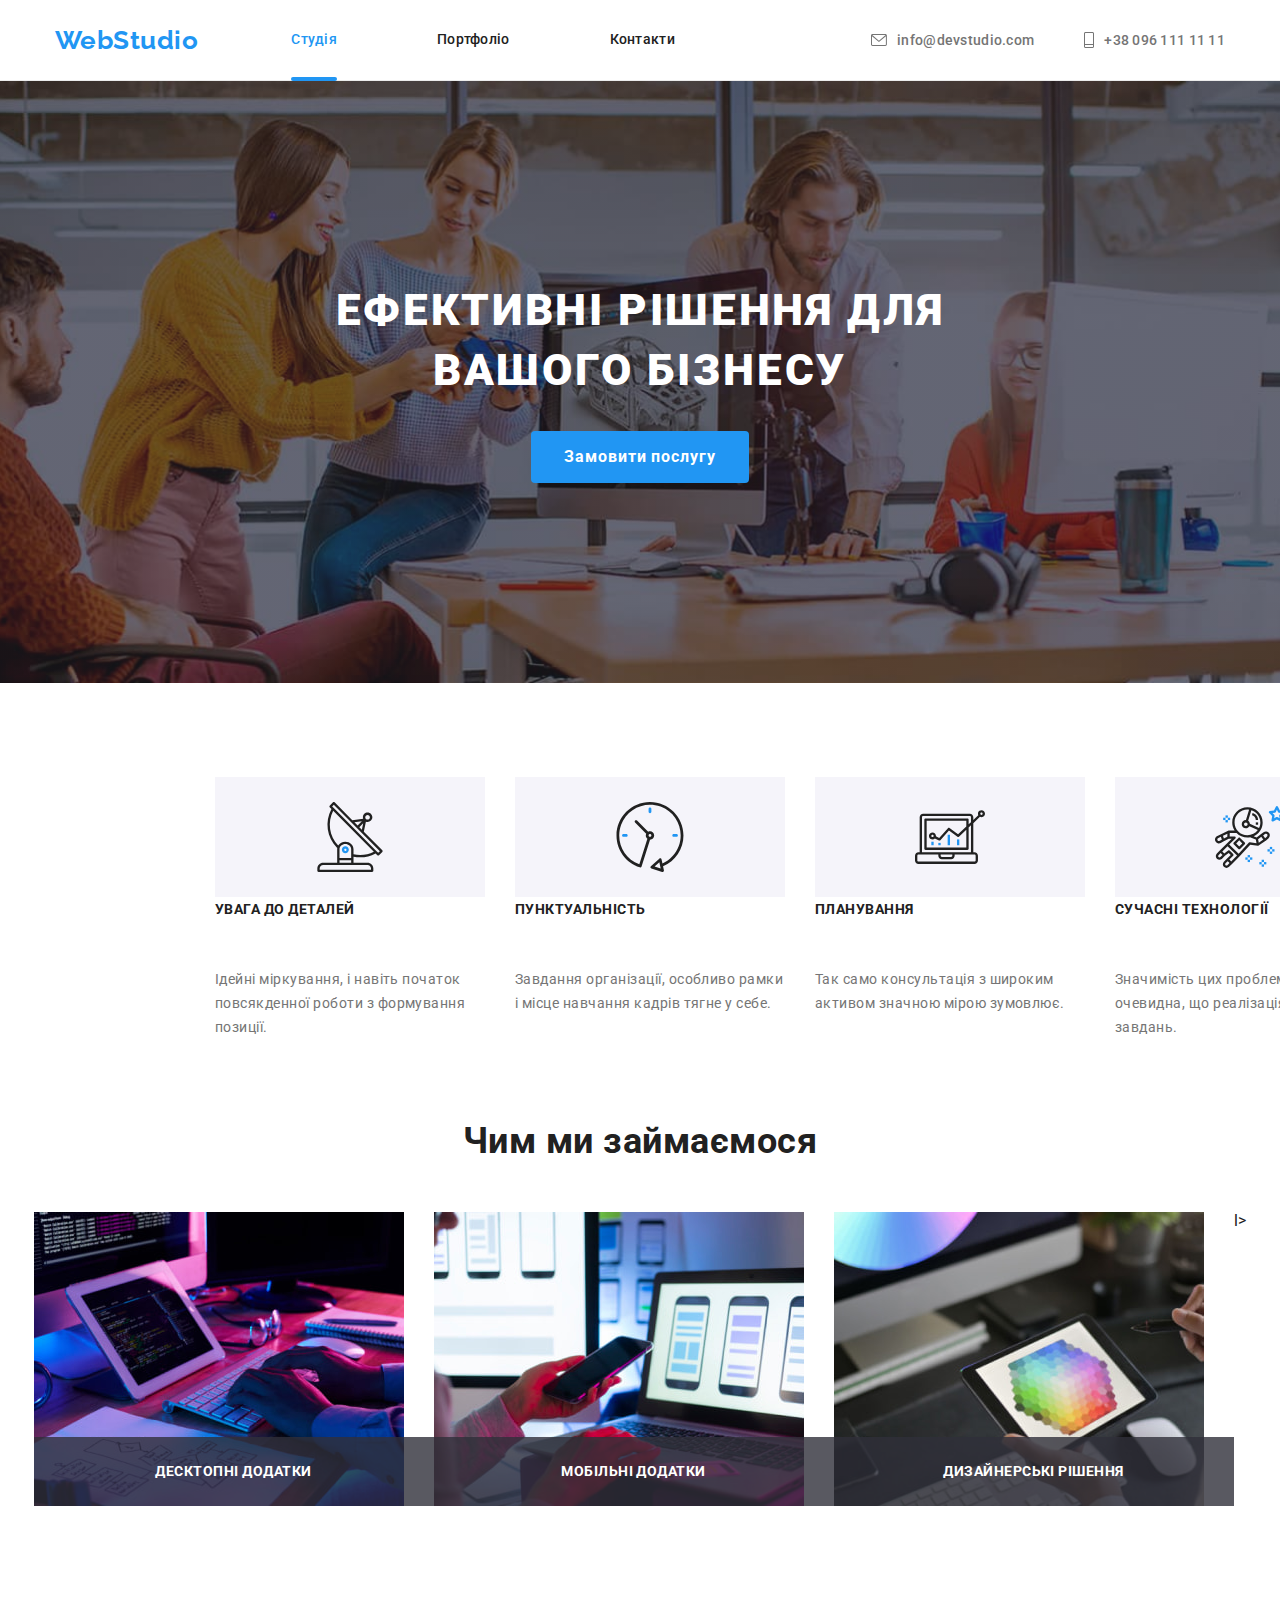
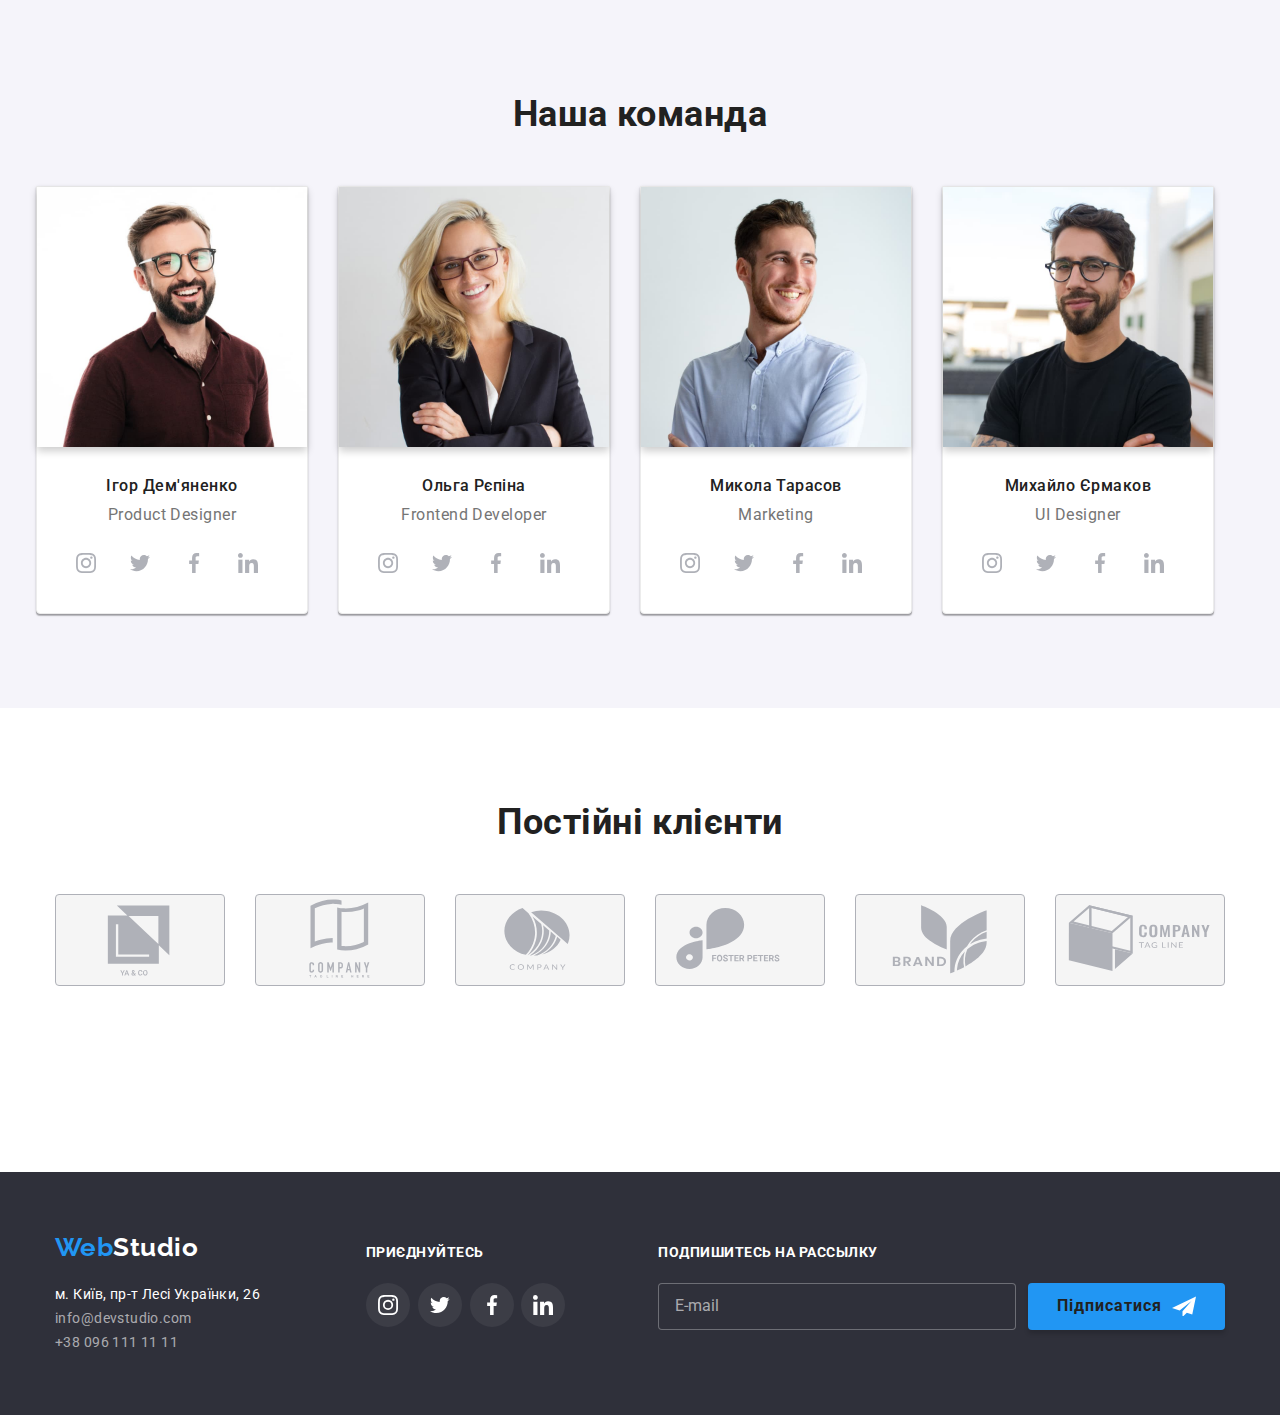
<file: index.html>
<!DOCTYPE html>
<html lang="uk">
  <head>
    <meta charset="UTF-8" />
    <meta http-equiv="X-UA-Compatible" content="IE=edge" />
    <meta name="viewport" content="width=device-width, initial-scale=1.0" />
    <title>Document</title>
    <link rel="preconnect" href="https://fonts.googleapis.com" />
    <link rel="preconnect" href="https://fonts.gstatic.com" crossorigin />
    <link
      href="https://fonts.googleapis.com/css2?family=Raleway:wght@700&family=Roboto:wght@400;500;700;900&display=swap"
      rel="stylesheet"
    />
    <link
      rel="stylesheet"
      href="https://cdnjs.cloudflare.com/ajax/libs/modern-normalize/1.1.0/modern-normalize.min.css"
    />
    <link rel="stylesheet" href="./css/styles.css" />
  </head>
  <body>
    <!--верхня лінія-->
    <header class="page-header">
      <div class="container nav-flex">
        <nav class="disp-flex">
          <a class="logo link" href="./"
            >Web<span class="logo-black">Studio</span>
          </a>
          <ul class="site-nav list">
            <li class="header-nav-item"><a class="header-nav-link link current" href="./">Студія</a></li>
            <li class="header-nav-item"><a class="header-nav-link link" href="./portfolio.html" >Портфоліо</a></li>
            <li class="header-nav-item"><a class="header-nav-link link" href="" >Контакти</a></li>
          </ul>
        </nav>
        <ul class="header-contact-list list">
          <li class="header-contact-item">
            <a class="header-contact-link link" href="mailto:info@devstudio.com"
              ><svg class="contact-icon" width="16" height="12">
                <use href="./images/icons.svg#icon-envelope"></use>
              </svg>
              info@devstudio.com</a
            >
          </li>
          <li class="header-contact-item">
            <a class="header-contact-link link" href="tel:+380961111111"
              ><svg class="contact-icon" width="10" height="16">
                <use href="./images/icons.svg#icon-mobile"></use>
              </svg>
              +38 096 111 11 11</a
            >
          </li>
        </ul>
      </div>
      
    </header>

    <main>
      <!--шапка-->
      <section class="hero">
        <h1 class="hero-title">Ефективні рішення для вашого бізнесу</h1>
        <button class="hero-btn" type="button" data-modal-open>Замовити послугу</button>
      </section>

      <!-- особливості -->
      <section class="features-section">
        <div class="conteiner">
          <h2 class="section-title visually-hidden">наші особливості</h2>
          <ul class="ul-section1">
            <li class="list-item">
              <h3 class="section-title">УВАГА ДО ДЕТАЛЕЙ</h3>
              <p class="section-text">
                Ідейні міркування, і навіть початок повсякденної роботи з
                формування позиції.
              </p>
            </li>
            <li class="list-item">
              <h3 class="section-title">ПУНКТУАЛЬНІСТЬ</h3>
              <p class="section-text">
                Завдання організації, особливо рамки і місце навчання кадрів
                тягне у себе.
              </p>
            </li>
            <li class="list-item">
              <h3 class="section-title">ПЛАНУВАННЯ</h3>
              <p class="section-text">
                Так само консультація з широким активом значною мірою зумовлює.
              </p>
            </li>
            <li class="list-item">
              <h3 class="section-title">СУЧАСНІ ТЕХНОЛОГІЇ</h3>
              <p class="section-text">
                Значимість цих проблем настільки очевидна, що реалізація
                планових завдань.
              </p>
            </li>
          </ul>
        </div>
      </section>

      <!--чим займаємося-->
      <section class="work-section">
        <div class="conteiner">
          <h2 class="section-title1">Чим ми займаємося</h2>
          <ul class="img1">
            <li class="work-item">
              <img class="img"
                src="./images/works_1.jpg"
                alt="computer"
                width="370"
                height="294"
              />
              <p class="work-text">Десктопні додатки</p>
            </li>
            <li class="work-item">
              <img class="img"
                src="./images/works_2.jpg"
                alt="notebook"
                width="370"
                height="294"
              />
              <p class="work-text">Мобільні додатки</p>
            </li>
            <li class="work-item">
              <img class="img"
                src="./images/works_3.jpg"
                alt="tablet"
                width="370"
                height="294"
              />
              <p class="work-text">Дизайнерські рішення</p>
            </li>
          </u
        </div>
        l>
      </section>

      <!--наша команда-->
      <section class="team-section">
        <div class="conteiner">
          <h2 class="section-title1 section-title-team">Наша команда</h2>
          <ul class="team-list list">
            <li class="team-item">
              
              <div class="flip-card">
                <div class="flip-card-inner">
                  <div class="flip-card-front">
                    <img src="./images/team_1.jpg" alt="Ігор Дем'яненко" width="270" />
                  </div>
                  <div class="flip-card-back">
                    <div>
                      <h3>Путін ХУЙЛО</h3>
                      <p>Все буде</p>
                      <p>УКРАЇНА</p>
                    </div>
                  </div>
                </div>
              </div>
              <h3 class="section-title2">Ігор Дем'яненко</h3>
              <p class="section-text1">Product Designer</p>
              <ul class="social-inds">
                <li class="social-individual1"><a href=""></a></li>
                <li class="social-individual2"><a href=""></a></li>
                <li class="social-individual3"><a href=""></a></li>
                <li class="social-individual4"><a href=""></a></li>
              </ul>
            </li>
            <li class="team-item">
              <div class="flip-card">
                <div class="flip-card-inner">
                  <div class="flip-card-front">
                    <img src="./images/team_2.jpg" alt="Ольга Рєпіна" width="270" />
                  </div>
                  <div class="flip-card-back">
                    <div>
                      <h3>Путін ХУЙЛО</h3>
                      <p>Все буде</p>
                      <p>УКРАЇНА</p>
                    </div>
                  </div>
                </div>
              </div>
              
              <h3 class="section-title2">Ольга Рєпіна</h3>
              <p class="section-text1">Frontend Developer</p>
              <ul class="social-inds">
                <li class="social-individual1"><a href=""></a></li>
                <li class="social-individual2"><a href=""></a></li>
                <li class="social-individual3"><a href=""></a></li>
                <li class="social-individual4"><a href=""></a></li>
              </ul>
            </li>
            <li class="team-item">
              <div class="flip-card">
                <div class="flip-card-inner">
                  <div class="flip-card-front">
                    <img src="./images/team_3.jpg" alt="Микола Тарасов" width="270" />
                  </div>
                  <div class="flip-card-back">
                    <div>
                      <h3>Путін ХУЙЛО</h3>
                      <p>Все буде</p>
                      <p>УКРАЇНА</p>
                    </div>
                  </div>
                </div>
              </div>
              
              <h3 class="section-title2">Микола Тарасов</h3>
              <p class="section-text1">Marketing</p>
              <ul class="social-inds">
                <li class="social-individual1"><a href=""></a></li>
                <li class="social-individual2"><a href=""></a></li>
                <li class="social-individual3"><a href=""></a></li>
                <li class="social-individual4"><a href=""></a></li>
              </ul>
            </li>
            <li class="team-item">
              <div class="flip-card">
                <div class="flip-card-inner">
                  <div class="flip-card-front">
                    <img src="./images/team_4.jpg" alt="Михайло Єрмаков" width="270" />
                  </div>
                  <div class="flip-card-back">
                    <div>
                      <h3>Путін ХУЙЛО</h3>
                      <p>Все буде</p>
                      <p>УКРАЇНА</p>
                    </div>
                  </div>
                </div>
              </div>
              
              <h3 class="section-title2">Михайло Єрмаков</h3>
              <p class="section-text1">UI Designer</p>
              <ul class="social-inds">
                <li class="social-individual1"><a href=""></a></li>
                <li class="social-individual2"><a href=""></a></li>
                <li class="social-individual3"><a href=""></a></li>
                <li class="social-individual4"><a href=""></a></li>
              </ul>
            </li>
          </ul>
        </div>
        
      </section>
      <section class="client-section">
        <div class="conteiner">
          <h2 class="section-title1">Постійні клієнти</h2>
          <ul class="client-list list">
            <li class="client-item">
              <a href="" class="client-link link">
                <svg class="company-icon">
                  <use href="./images/sprite-logo1.svg#icon-logo1"></use>
                </svg>
              </a>
            </li>
            <li class="client-item">
              <a href="" class="client-link link">
                <svg class="company-icon">
                  <use href="./images/sprite-logo1.svg#icon-logo2"></use>
                </svg>
              </a>
            </li>
            <li class="client-item">
              <a href="" class="client-link link">
                <svg class="company-icon">
                  <use href="./images/sprite-logo1.svg#icon-logo3"></use>
                </svg>
              </a>
            </li>
            <li class="client-item">
              <a href="" class="client-link link">
                <svg class="company-icon">
                  <use href="./images/sprite-logo1.svg#icon-logo4"></use>
                </svg>
              </a>
            </li>
            <li class="client-item">
              <a href="" class="client-link link">
                <svg class="company-icon">
                  <use href="./images/sprite-logo1.svg#icon-logo5"></use>
                </svg>
              </a>
            </li>
            <li class="client-item">
              <a href="" class="client-link link">
                <svg class="company-icon">
                  <use href="./images/sprite-logo1.svg#icon-logo6"></use>
                </svg>
              </a>
            </li>
          </ul>
        </div>
        
      </section>
    </main>

    <!--підвал-->
    <footer class="footer-page">
      <div class="conteiner-footer">
        <div class="conteiner-adresses">
          <div class="footer-contacts-flex">
            <a href="./" class="logo-down"
            >Web<span class="span-logo-down">Studio</span>
          </a>
          <!--adresess-->
          <address>
            <ul class="ul-adres">
              <li>
                <a
                class="link street-link"
                  href="https://goo.gl/maps/CPtrU1FHBa2aNyZL9"
                  target="_blank"
                  rel="noopener noreferrer"
                  >м. Київ, пр-т Лесі Українки, 26</a
                >
              </li>
              <li>
                <a class="link contact-down" href="mailto:info@devstudio.com" 
                  >info@devstudio.com</a
                >
              </li>
              <li>
                <a href="tel:+380961111111" class="link contact-down"
                  >+38 096 111 11 11</a
                >
              </li>
            </ul>
          
          </address>
          </div>
          
  
        <!--social-->
        <!-- border-radius 50% -->
        <div class="conteiner-social">
          <p class="footer-social-text">приєднуйтесь</p>
          <ul class="social-links">
            <li class="link-social">
              <a class="footer-social-link" href="" aria-label="лінк на instagram">
                <svg class="footer-social-icon" width="20" height="20">
                  <use href="./images/icons.svg#icon-instagram"></use>
                </svg>
              </a>
            </li>
            <li class="link-social">
              <a class="footer-social-link" href="./index.html" aria-label="лінк на twitter">
                <svg class="footer-social-icon" width="20" height="20">
                  <use href="./images/icons.svg#icon-twitter"></use>
                </svg>
              </a>
            </li>
            <li class="link-social">
              <a class="footer-social-link" href="" aria-label="лінк на facebook">
                <svg class="footer-social-icon" width="20" height="20">
                  <use href="./images/icons.svg#icon-facebook"></use>
                </svg>
              </a>
            </li>
            <li class="link-social">
              <a class="footer-social-link" href="" aria-label="лінк на LinkedIn">
                <svg class="footer-social-icon" width="20" height="20">
                  <use href="./images/icons.svg#icon-linkedin"></use>
                </svg>
              </a>
            </li>
          </ul>
        </div>
  
        <div class="footer-submit">
          <p class="footer-submit-text">Подпишитесь на рассылку</p>
          <div class="footer-submit-form">
            <label class="footer-submit-label" for="submit-mail"></label>
            <input class="footer-submit-input" type="email" name="submit-mail" id="submit-mail" placeholder="E-mail">
            <button class="footer-submit-btn" type="submit">
              Підписатися</button>
          </div>
        </div>
      </div>
      </div>
    </footer>

    <div class="backdrop is-hidden" data-modal>
<div class="modal">
<button type="button" class="close-btn" data-modal-close>
  <svg class="modal-icon" width="11" height="11">
    <use href="./images/icons.svg#icon-vector"></use>
  </svg>
</button>

<form class="form">
  <span class="form-title">Залиште свої дані, ми вам передзвонимо</span>

  <div class="form-field top-title">
    <label class="form-label" for="name">І'мя</label>
    <input class="form-input" type="text" name="name" id="name">
      <svg class="input-icon" width="12" height="12">
        <use href="./images/icons.svg#icon-name"></use>
      </svg>
  </div>
  <div class="form-field">
    <label class="form-label" for="tel">Телефон</label>
    <input class="form-input" type="tel" name="tel" id="tel">
      <svg class="input-icon" width="12" height="12">
        <use href="./images/icons.svg#icon-tel"></use>
      </svg>
  </div>
  <div class="form-field">
    <label class="form-label" for="email">Пошта</label>
    <input class="form-input" type="email" name="email" id="email">
      <svg class="input-icon" width="12" height="12">
        <use href="./images/icons.svg#icon-mail"></use>
      </svg>
  </div>
  <div class="form-field">
    <label class="comment-label" for="comment">Коментар</label>
    <textarea class="comment" name="comment" id="comment" rows="9" placeholder="Введіть текст"></textarea>
  </div>

  <div class="form-field-chek">
    <label class="policy-label" for="policy">
      <input class="form-checkbox" type="checkbox" name="policy" id="policy">
      <span class="icon-chek"></span>
  Погоджуюся з розсилкою та приймаю<a class="policy-link" href="">Умови договору</a>
    </label>

  </div>
  <button class="form-btn" type="submit">Відправити</button>
</form>
    </div>
    </div>
    <script src="./js/modal.js"></script>
  </body>
</html>
</file>
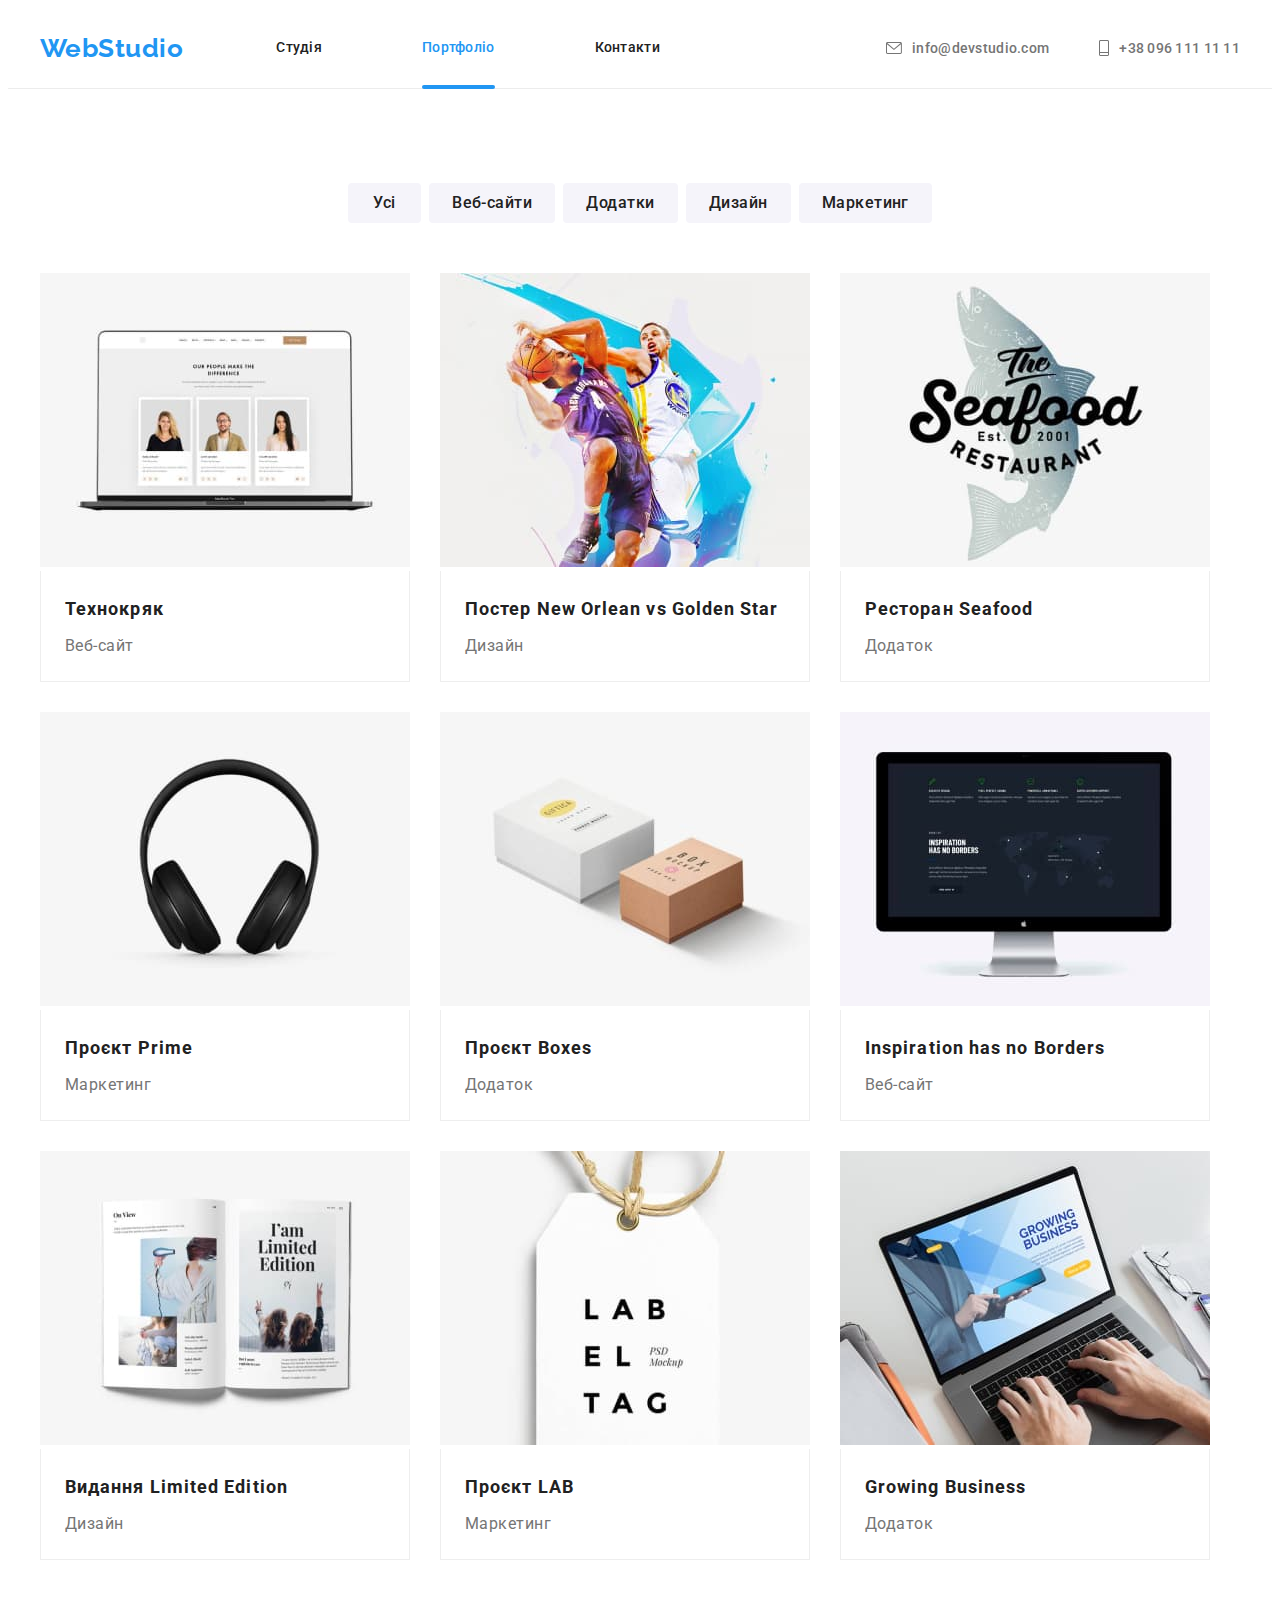
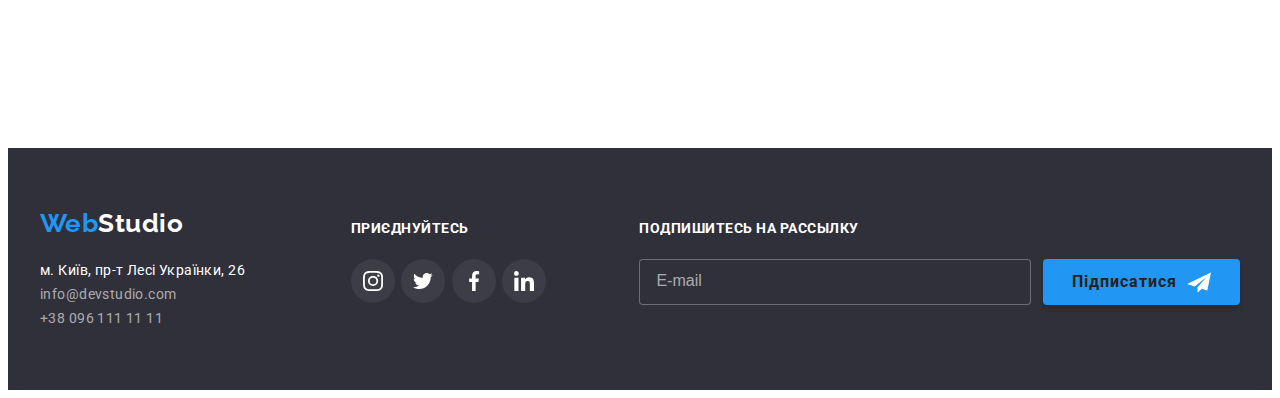
<file: portfolio.html>
<!DOCTYPE html>
<html lang="uk">
  <head>
    <meta charset="UTF-8" />
    <meta http-equiv="X-UA-Compatible" content="IE=edge" />
    <meta name="viewport" content="width=device-width, initial-scale=1.0" />
    <title>Document</title>
    <link rel="preconnect" href="https://fonts.googleapis.com" />
    <link rel="preconnect" href="https://fonts.gstatic.com" crossorigin />
    <link
      href="https://fonts.googleapis.com/css2?family=Raleway:wght@700&family=Roboto:wght@400;500;700;900&display=swap"
      rel="stylesheet"
    />
    <link rel="stylesheet" href="./css/styles.css" />
  </head>
  <body>
    <header class="page-header">
      <div class="container nav-flex">
        <nav class="disp-flex">
          <a class="logo link" href="./"
            >Web<span class="logo-black">Studio</span>
          </a>
          <ul class="site-nav list">
            <li class="header-nav-item">
              <a class="header-nav-link link" href="./">Студія</a>
            </li>
            <li class="header-nav-item">
              <a class="header-nav-link link current" href="./portfolio.html"
                >Портфоліо</a
              >
            </li>
            <li class="header-nav-item">
              <a class="header-nav-link link" href="">Контакти</a>
            </li>
          </ul>
        </nav>
        <ul class="header-contact-list list">
          <li class="header-contact-item">
            <a class="header-contact-link link" href="mailto:info@devstudio.com"
              ><svg class="contact-icon" width="16" height="12">
                <use href="./images/icons.svg#icon-envelope"></use>
              </svg>
              info@devstudio.com</a
            >
          </li>
          <li class="header-contact-item">
            <a class="header-contact-link link" href="tel:+380961111111"
              ><svg class="contact-icon" width="10" height="16">
                <use href="./images/icons.svg#icon-mobile"></use>
              </svg>
              +38 096 111 11 11</a
            >
          </li>
        </ul>
      </div>
    </header>
    <main>
      <section class="portfolio-section">
        <div class="container">
          <h1 class="visually-hidden">portfolio</h1>
          <!-- filter -->
          <ul class="portfolio-btn-list list">
            <li class="portfolio-btn-item">
              <button class="portfolio-button" type="button">Усі</button>
            </li>
            <li class="portfolio-btn-item">
              <button class="portfolio-button" type="button">Веб-сайти</button>
            </li>
            <li class="portfolio-btn-item">
              <button class="portfolio-button" type="button">Додатки</button>
            </li>
            <li class="portfolio-btn-item">
              <button class="portfolio-button" type="button">Дизайн</button>
            </li>
            <li class="portfolio-btn-item">
              <button class="portfolio-button" type="button">Маркетинг</button>
            </li>
          </ul>
        </div>
        <!-- gallery -->
        <div class="container">
          <ul class="gallery-conteiner">
            <li class="item-port">
              <div class="portfolio-description">
                <a href="">
                  <img
                    src="./images/port_1.jpg"
                    alt="открытый ноутбук с сайтом Технокряк"
                    width="370"
                  />
                </a>
                <div class="portfolio-overlay">
                  <p class="portfolio-description-text">
                    Путін ХУЙЛО, все буде УКРАЇНА
                  </p>
                </div>
              </div>
              <div class="portfolio-border">
                <h2 class="portfolio-title">Технокряк</h2>
                <p class="portfolio-text1">Веб-сайт</p>
              </div>
            </li>
            <li class="item-port">
              <div class="portfolio-description">
                <a href="">
                  <img
                    src="./images/port_2.jpg"
                    alt="парни играют в баскетбол"
                    width="370"
                  />
                </a>
                <div class="portfolio-overlay">
                  <p class="portfolio-description-text">
                    Путін ХУЙЛО, все буде УКРАЇНА
                  </p>
                </div>
              </div>
              <div class="portfolio-border">
                <h2 class="portfolio-title">
                  Постер New Orlean vs Golden Star
                </h2>
                <p class="portfolio-text1">Дизайн</p>
              </div>
            </li>
            <li class="item-port">
              <div class="portfolio-description">
                <a href="">
                  <img
                    src="./images/port_3.jpg"
                    alt="логотип ресторана Seafood"
                    width="370"
                  />
                </a>
                <div class="portfolio-overlay">
                  <p class="portfolio-description-text">
                    Путін ХУЙЛО, все буде УКРАЇНА
                  </p>
                </div>
              </div>
              <div class="portfolio-border">
                <h2 class="portfolio-title">Ресторан Seafood</h2>
                <p class="portfolio-text1">Додаток</p>
              </div>
            </li>
            <li class="item-port">
              <div class="portfolio-description">
                <a href="">
                  <img src="./images/port_4.jpg" alt="наушники" width="370" />
                </a>
                <div class="portfolio-overlay">
                  <p class="portfolio-description-text">
                    Путін ХУЙЛО, все буде УКРАЇНА
                  </p>
                </div>
              </div>
              <div class="portfolio-border">
                <h2 class="portfolio-title">Проєкт Prime</h2>
                <p class="portfolio-text1">Маркетинг</p>
              </div>
            </li>
            <li class="item-port">
              <div class="portfolio-description">
                <a href="">
                  <img
                    src="./images/port_5.jpg"
                    alt="две коробки"
                    width="370"
                  />
                </a>
                <div class="portfolio-overlay">
                  <p class="portfolio-description-text">
                    Ресурс пропонує комплексні пропозиції з різним рівнем
                    функціоналу та сервісів. Все це дозволить відвідувачу
                    отримати вичерпні відомості про компанію чи приватну особу.
                  </p>
                </div>
              </div>
              <div class="portfolio-border">
                <h2 class="portfolio-title">Проєкт Boxes</h2>
                <p class="portfolio-text1">Додаток</p>
              </div>
            </li>
            <li class="item-port">
              <div class="portfolio-description">
                <a href="">
                  <img
                    src="./images/port_6.jpg"
                    alt="компьютерный монитор"
                    width="370"
                  />
                </a>
                <div class="portfolio-overlay">
                  <p class="portfolio-description-text">
                    Ресурс пропонує комплексні пропозиції з різним рівнем
                    функціоналу та сервісів. Все це дозволить відвідувачу
                    отримати вичерпні відомості про компанію чи приватну особу.
                  </p>
                </div>
              </div>
              <div class="portfolio-border">
                <h2 class="portfolio-title">Inspiration has no Borders</h2>
                <p class="portfolio-text1">Веб-сайт</p>
              </div>
            </li>
            <li class="item-port">
              <div class="portfolio-description">
                <a href="">
                  <img
                    src="./images/port_7.jpg"
                    alt="открытый журнал"
                    width="370"
                  />
                </a>
                <div class="portfolio-overlay">
                  <p class="portfolio-description-text">
                    Ресурс пропонує комплексні пропозиції з різним рівнем
                    функціоналу та сервісів. Все це дозволить відвідувачу
                    отримати вичерпні відомості про компанію чи приватну особу.
                  </p>
                </div>
              </div>
              <div class="portfolio-border">
                <h2 class="portfolio-title">Видання Limited Edition</h2>
                <p class="portfolio-text1">Дизайн</p>
              </div>
            </li>
            <li class="item-port">
              <div class="portfolio-description">
                <a href="">
                  <img
                    src="./images/port_8.jpg"
                    alt="этикетка LAB"
                    width="370"
                  />
                </a>
                <div class="portfolio-overlay">
                  <p class="portfolio-description-text">
                    Ресурс пропонує комплексні пропозиції з різним рівнем
                    функціоналу та сервісів. Все це дозволить відвідувачу
                    отримати вичерпні відомості про компанію чи приватну особу.
                  </p>
                </div>
              </div>
              <div class="portfolio-border">
                <h2 class="portfolio-title">Проєкт LAB</h2>
                <p class="portfolio-text1">Маркетинг</p>
              </div>
            </li>
            <li class="item-port">
              <div class="portfolio-description">
                <a href="">
                  <img
                    src="./images/port_9.jpg"
                    alt="человек работает на макбуке"
                    width="370"
                  />
                </a>
                <div class="portfolio-overlay">
                  <p class="portfolio-description-text">
                    Ресурс пропонує комплексні пропозиції з різним рівнем
                    функціоналу та сервісів. Все це дозволить відвідувачу
                    отримати вичерпні відомості про компанію чи приватну особу.
                  </p>
                </div>
              </div>
              <div class="portfolio-border">
                <h2 class="portfolio-title">Growing Business</h2>
                <p class="portfolio-text1">Додаток</p>
              </div>
            </li>
          </ul>
        </div>
      </section>
    </main>

    <!--підвал-->
    <footer class="footer-page">
      <div class="conteiner-footer">
        <div class="conteiner-adresses">
          <div class="footer-contacts-flex">
            <a href="./" class="logo-down"
              >Web<span class="span-logo-down">Studio</span>
            </a>
            <!--adresess-->
            <address>
              <ul class="ul-adres">
                <li>
                  <a
                    class="link street-link"
                    href="https://goo.gl/maps/CPtrU1FHBa2aNyZL9"
                    target="_blank"
                    rel="noopener noreferrer"
                    >м. Київ, пр-т Лесі Українки, 26</a
                  >
                </li>
                <li>
                  <a class="link contact-down" href="mailto:info@devstudio.com"
                    >info@devstudio.com</a
                  >
                </li>
                <li>
                  <a href="tel:+380961111111" class="link contact-down"
                    >+38 096 111 11 11</a
                  >
                </li>
              </ul>
            </address>
          </div>

          <!--social-->
          <!-- border-radius 50% -->
          <div class="conteiner-social">
            <p class="footer-social-text">приєднуйтесь</p>
            <ul class="social-links">
              <li class="link-social">
                <a
                  class="footer-social-link"
                  href=""
                  aria-label="лінк на instagram"
                >
                  <svg class="footer-social-icon" width="20" height="20">
                    <use href="./images/icons.svg#icon-instagram"></use>
                  </svg>
                </a>
              </li>
              <li class="link-social">
                <a
                  class="footer-social-link"
                  href="./index.html"
                  aria-label="лінк на twitter"
                >
                  <svg class="footer-social-icon" width="20" height="20">
                    <use href="./images/icons.svg#icon-twitter"></use>
                  </svg>
                </a>
              </li>
              <li class="link-social">
                <a
                  class="footer-social-link"
                  href=""
                  aria-label="лінк на facebook"
                >
                  <svg class="footer-social-icon" width="20" height="20">
                    <use href="./images/icons.svg#icon-facebook"></use>
                  </svg>
                </a>
              </li>
              <li class="link-social">
                <a
                  class="footer-social-link"
                  href=""
                  aria-label="лінк на LinkedIn"
                >
                  <svg class="footer-social-icon" width="20" height="20">
                    <use href="./images/icons.svg#icon-linkedin"></use>
                  </svg>
                </a>
              </li>
            </ul>
          </div>

          <div class="footer-submit">
            <p class="footer-submit-text">Подпишитесь на рассылку</p>
            <div class="footer-submit-form">
              <label class="footer-submit-label" for="submit-mail"></label>
              <input
                class="footer-submit-input"
                type="email"
                name="submit-mail"
                id="submit-mail"
                placeholder="E-mail"
              />
              <button class="footer-submit-btn" type="submit">
                Підписатися
              </button>
            </div>
          </div>
        </div>
      </div>
    </footer>
  </body>
</html>
</file>
<file: css/styles.css>
html {
  box-sizing: border-box;
}
/* *,
*::before,
*::after {
  box-sizing: inherit;
} */

:root {
  --primary-text-color: #212121;
  --bg-main-color: #f5f5f5;
  --section-text-color: #757575;
  --accent-color: #2196f3;
  --main-white: #ffffff;
  --footer-bg: #2f303a;
  --bg-teams: #f5f4fa;
}
/* цвет лого #000000 #2196F3 */
/* цвет основного текста #212121 */
/* вторичный цвет текста #757575 */
/* черный цвет #000000 */
/* белый цвет #FFFFFF */
/* акцент #2196F3 */
body {
  font-family: 'Roboto', sans-serif;
  background-color: var(--main-white);
  color: var(--primary-text-color);
  letter-spacing: 0.03em;
}
/* main {
  background-color: var(--bg-main-color);
} */

/* reset styles */
ul {
  list-style: none;
}
.list {
  list-style: none;
}
.link {
  text-decoration: none;
}
a {
  text-decoration: none;
}
h1,
h2,
h3,
h4,
h5,
h6,
p,
ul {
  margin: 0;
  padding: 0;
}

/* header */
.page-header {
  border-bottom: 1px solid #ececec;
  /* background: var(--main-white); */
}
.nav-flex {
  display: flex;
  align-items: center;
}
.disp-flex {
  display: flex;
  align-items: center;
}
.header-nav-item:not(:last-child) {
  margin-right: 50px;
}

.header-contact-list {
  display: flex;
  margin-left: auto;
}
.header-contact-item + .header-contact-item {
  margin-left: 50px;
}
.header-contact-link {
  display: inline-flex;
  padding: 32px 0px 32px;
  /* color: var(--secondary-text-color); */
  align-items: center;

  font-weight: 500;
  font-size: 14px;
  line-height: 16px;
  letter-spacing: 0.02em;
  color: var(--section-text-color);

  transition: color 250ms cubic-bezier(0.4, 0, 0.2, 1);
}
.contact-icon {
  margin-right: 10px;
  fill: currentColor;
}
.header-nav-link:hover,
.header-nav-link:focus,
.header-contact-link:hover,
.header-contact-link:focus {
  color: var(--accent-color);
}
.header-nav-link.current {
  color: var(--accent-color);
}
.header-nav-link.current::after { 
  position: absolute;

  display: block;
  content: '';
  width: 100%;
  height: 4px;
  border-radius: 2px;
  bottom: -1px;

  background-color: var(--accent-color);
}
.logo {
  font-family: "Raleway", sans-serif;
  font-weight: 700;
  font-size: 26px;
  line-height: 1.19;
  align-items: center;
  text-align: center;
  
  color: var(--accent-color);
}
.logo-black {
  color: var(--black-logo-color);
}

.logo-down {
  color: var(--accent-color);

  /* position: absolute;
  width: 145px;
  height: 31px;
  left: 215px;
  top: 1688px; */

  font-family: 'Raleway';
  font-weight: 700;
  font-size: 26px;
  line-height: 1.2;
  /* letter-spacing: 0.03em; */
}

.span-logo-down {
  color: var(--main-white);
}

/* nav */
.site-nav {
  display: flex;
  margin-left: 93px;
}
.header-nav-link {
  display: block;
  padding-top: 32px;
  padding-bottom: 32px;

  font-weight: 500;
  font-size: 14px;
  line-height: 1.14;
  letter-spacing: 0.02em;
  color: var(--primary-text-color);

  position: relative;

  transition: color 250ms cubic-bezier(0.4, 0, 0.2, 1);
}
.header-nav-link.current::after {
  position: absolute;

display: block;
content: '';
width: 100%;
height: 4px;
border-radius: 2px;
bottom: -1px;

background-color: var(--accent-color);
}
.site-nav .link {
  color: var(--primary-text-color);
  font-weight: 500;
  font-size: 14px;
  line-height: 1.14;
  letter-spacing: 0.02em;
}
.site-nav .link:not(last-child) {
  margin-right: 50px;
}
.link.current {
  color: var(--accent-color);
}
.link:hover,
.link:focus {
  color: var(--accent-color);
}

.icon {
  width: 16px;
  height: 12px;
  margin-right: 10px;
  /* outline: 1px solid black; */
  /* background-image: url("../images/envelope.svg"); */
  background-size: contain;
  /* background: #2196F3; */
}
.icon:hover,
.icon:focus {
  width: auto;
  border: 1px solid #2196f3;
}

.contact-down {
  font-style: normal;
  font-size: 14px;
  line-height: 1.7;
  letter-spacing: 0.03em;
  color: rgba(255, 255, 255, 0.6);
  transition: color 250ms cubic-bezier(0.4, 0, 0.2, 1);
}
.street-link {
  font-style: normal;
  font-weight: 400;
  font-size: 14px;
  line-height: 1.7;
  letter-spacing: 0.03em;
  color: var(--main-white);
  transition: color 250ms cubic-bezier(0.4, 0, 0.2, 1);
}

/* main */
.img {
  margin-right: 30px;
  display: block;
}
.img1 {
  justify-content: center;
  /* margin-left: 215px; 
  margin-right: auto; */
  display: flex;
}
/* .img1.img:last-child{
  margin-right: 0;
} */
.hero {
  padding-top: 200px;
  padding-bottom: 200px;

  max-width: 1600px;
  min-height: 600px;
  margin-left: auto;
  margin-right: auto;

  background-image: linear-gradient(
      to right,
      rgba(47, 48, 58, 0.4),
      rgba(47, 48, 58, 0.4)
    ),
    url(../images/hero.jpg);
  background-color: var(--hero-background-color);
  background-repeat: no-repeat;
  background-position: center;
  background-size: cover;

  text-align: center;
}
/* .overlay {
  max-width: 1600px;
  height: 600px;
  margin-left: auto;
  margin-right: auto;
  background-image: linear-gradient(
      rgba(47, 48, 58, 0.4),
      rgba(47, 48, 58, 0.4)
    ),
    url('../images/main-bg.jpg');
} */
.hero-title {
  margin-bottom: 30px;
  margin-left: auto;
  margin-right: auto;
  max-width: 696px;

  font-weight: 900;
  font-size: 44px;
  line-height: 1.36;
  letter-spacing: 0.06em;
  text-transform: uppercase;
  color: var(--main-white);
}
.hero-btn {
  display: inline-block;
  min-width: 200px;
  border-radius: 4px;
  border: 1px solid transparent;
  padding: 10px 32px;

  background-color: var(--accent-color);
  color: var(--main-white);

  font-family: "Roboto", sans-serif;
  font-weight: 700;
  font-size: 16px;
  line-height: 1.88;
  align-items: center;
  text-align: center;
  letter-spacing: 0.06em;
  cursor: pointer;

  transition: background-color 250ms cubic-bezier(0.4, 0, 0.2, 1),
    color 250ms cubic-bezier(0.4, 0, 0.2, 1);
}
.hero-btn:hover,
.hero-btn:focus {
  background-color: var(--main-white);
  color: var(--accent-color);
}
/* SECTIONS */

.features-section {
  padding-top: 94px;
  padding-bottom: 94px;
}
.work-section {
  padding-bottom: 94px;
}
.team-section {
  padding-top: 94px;
  padding-bottom: 94px;

  background-color: var(--bg-teams);
}
.client-section {
  padding-top: 94px;
  padding-bottom: 94px;
}
.client-item {
  width: 170px;
  height: 90px;

  transition: border-color 250ms cubic-bezier(0.4, 0, 0.2, 1),
    color 250ms cubic-bezier(0.4, 0, 0.2, 1);
}
.client-item:not(:last-child) {
  margin-right: 30px;
}
/* .client-link {
  display: block;

  width: 170px;
  height: 90px;
  
  border: 1px solid #afb1b8;
  color: #afb1b8;
  background-color: #fff;
  padding: 16px 32px;

  transition: border-color 250ms cubic-bezier(0.4, 0, 0.2, 1),
    color 250ms cubic-bezier(0.4, 0, 0.2, 1);
} */
.ul-section1 {
  margin-left: 215px;
  margin-right: 215px;
  display: flex;
  padding-left: 0;
  margin-top: 0;
  margin-bottom: 0;
}
.section-title {
  text-align: start;
  font-weight: 700;
  font-size: 14px;
  line-height: 1.2;
  /* margin-top: 30px; */
  margin-bottom: 50px;
  /* text-transform: uppercase; */
  color: var(--primary-text-color);
}
.section-title1 {
  margin-top: 0;
  margin-bottom: 50px;
  /* font-family: 'Roboto'; */
  font-style: normal;
  font-weight: 700;
  font-size: 36px;
  line-height: 1.16;
  text-align: center;
  /* letter-spacing: 0.03em; */
  color: var(--primary-text-color);
}
.section-title-team {
  /* margin-top: 94px; */
  margin-bottom: 50px;
  /* font-family: 'Roboto'; */
  font-style: normal;
  font-weight: 700;
  font-size: 36px;
  line-height: 1.16;
  text-align: center;
  /* letter-spacing: 0.03em; */
  color: var(--primary-text-color);
}
.section-title2 {
  margin-top: 30px;
  margin-bottom: 10px;
  /* font-family: 'Roboto'; */
  font-weight: 500;
  font-size: 16px;
  line-height: 1.18;
  text-align: center;
  /* letter-spacing: 0.03em; */
  color: var(--primary-text-color);
}
.section-text {
  text-align: start;
  width: 270px;
  margin-right: 30px;
  margin-top: 0;
  margin-bottom: 0;
  /* font-family: 'Roboto'; */
  font-size: 14px;
  line-height: 1.7;
  /* letter-spacing: 0.03em; */
  color: var(--section-text-color);
}
.ul-section1.section-text:last-child {
  margin-right: 0;
}

.section-text1 {
  margin-top: 0;
  margin-bottom: 0;
  /* font-family: 'Roboto'; */
  font-style: normal;
  font-weight: 400;
  font-size: 16px;
  line-height: 1.18;
  text-align: center;
  /* letter-spacing: 0.03em; */
  color: var(--section-text-color);
}

.visually-hidden {
  position: absolute;
  white-space: nowrap;
  width: 1px;
  height: 1px;
  overflow: hidden;
  border: 0;
  padding: 0;
  clip: rect(0 0 0 0);
  clip-path: inset(50%);
  margin: -1px;
}

/* button */
.button {
  border: 0px;
  padding-top: 10px;
  padding-bottom: 10px;
  padding-left: 32px;
  padding-right: 32px;
  /* margin-top: 30px; */
  margin-left: auto;
  margin-right: auto;
  font-weight: 700;
  font-size: 16px;
  line-height: 1.9;
  cursor: pointer;
  display: flex;
  align-items: center;
  text-align: center;
  letter-spacing: 0.06em;
  background: var(--accent-color);
  color: var(--main-white);
  border-radius: 4px;
}

.button:hover,
.button:focus {
  /* position: absolute; */
  width: 220px;
  height: 60px;
  left: 692px;
  top: 430px;

  background: #2196f3;
  box-shadow: 0px 4px 4px rgba(0, 0, 0, 0.15);
  border-radius: 4px;
  /* color: var(--primary-text-color);
  background: #f5f4fa; */
}

/* portfolio */
/* .filter-buttons {
  background: #f5f4fa;
  color: #212121;
  font-weight: 500;
  font-size: 16px;
  line-height: 26px;
} */

.portfolio-btn-list {
  display: flex;
  justify-content: center;
  margin-bottom: 50px;
}
.portfolio-btn-item:not(:last-child) {
  margin-right: 8px;
}
.portfolio-button {
  display: inline-block;
  min-width: 73px;
  border-radius: 4px;
  border: 1px solid transparent;
  padding: 6px 22px;

  font-family: "Roboto", sans-serif;
  font-weight: 500;
  font-size: 16px;
  line-height: 1.63;
  letter-spacing: 0.03em;
  text-align: center;
  background-color: var(--bg-teams);
  color: var(--primary-text-color);
  cursor: pointer;

  transition: background-color 250ms cubic-bezier(0.4, 0, 0.2, 1),
    color 250ms cubic-bezier(0.4, 0, 0.2, 1),
    box-shadow 250ms cubic-bezier(0.4, 0, 0.2, 1);
}
/* .portfolio-button:last-child {
  margin-right: 0;
} */
.portfolio-button:hover,
.portfolio-button:focus {
  background: var(--accent-color);
  color: var(--main-white);
  box-shadow: 0px 3px 1px rgba(0, 0, 0, 0.1), 0px 1px 2px rgba(0, 0, 0, 0.08),
    0px 2px 2px rgba(0, 0, 0, 0.12);
}
.portfolio-button.current {
  color: var(--main-white);
  background: var(--accent-color);
}

/* portfolio-title */
.portfolio-title {
  font-weight: 700;
  font-size: 18px;
  line-height: 2;
  letter-spacing: 0.06em;
  color: var(--primary-text-color);
}
.portfolio-text1 {
  margin-top: 4px;

  font-size: 16px;
  line-height: 1.87;
  /* letter-spacing: 0.03em; */
  color: var(--section-text-color);
}
.portfolio-text2 {
  margin-top: 0;
  margin-bottom: 0;
  font-size: 18px;
  line-height: 1.55;
  /* letter-spacing: 0.03em; */
  color: var(--main-white);
  background: var(--accent-color);
}
/* .portfolio-text-bg{
  position: absolute;
width: 370px;
height: 294px;
background: var(--accent-color);
} */

/* footer */
.footer-submit {
  /* width: 570px; */
  margin-left: 93px;
}
.footer-submit-form {
  display: flex;
}

.footer-submit-text {
  padding: 20px 0px 10px 0px;
  margin-bottom: 20px;
  font-weight: 700;
  font-size: 14px;
  line-height: 1.14px;
  text-transform: uppercase;

  color: var(--main-white);
}
.footer-submit-input {
  width: 358px;
  margin: 0;
  padding: 13px 16px;
  border-radius: 4px;

  border: 1px solid rgba(255, 255, 255, 0.3);
  background-color: var(--footer-bg);
  color: var(--main-white);
}
.footer-submit-input:hover,
.footer-submit-input:focus {
  cursor: pointer;
  border: 1px solid var(--accent-color);
}

.footer-submit-input::placeholder {
  font-size: 16px;
  line-height: 1.25;

  color: rgba(255, 255, 255, 0.6);
}
.footer-submit-btn {
  display: inline-flex;
  align-items: center;
  justify-content: center;

  border: none;
  margin: 0;
  padding: 8px 29px;
  border-radius: 4px;

  background-color: var(--accent-color);
  box-shadow: 0px 4px 4px rgba(0, 0, 0, 0.15);
  color: var(--white-text-color);
  
  font-family: 'Roboto';
  font-style: normal;
  font-weight: 700;
  font-size: 16px;
  line-height: 1.87;
  letter-spacing: 0.06em;

  cursor: pointer;
  min-height: 43px;
  margin-left: 12px;
}
.footer-submit-btn::after {
  content: '';
  display: inline-block;
  width: 24px;
  height: 20px;
  margin-left: 10px;
  background-image: url(../images/send.svg);
}

.footer-page {
  margin-top: 94px;
  padding-top: 60px;
  padding-bottom: 60px;
  background: #2f303a;
}
.conteiner-footer {
  width: 1200px;
  margin-left: auto;
  margin-right: auto;
  padding-left: 15px;
  padding-right: 15px;
}
/* conteiners */

.container {
  width: 1200px;
  margin-left: auto;
  margin-right: auto;
  padding-left: 15px;
  padding-right: 15px;
}
.conteiner1 {
  /* padding: 0;
  margin: 0; */
  /* padding-left: 15px; */
  /* padding-right: 15px; */
  margin-left: auto;
  margin-right: auto;
  /* margin-top: 94px; */
  margin-bottom: 94px;
  /* border: 1px solid #ececec; */
  background-color: var(--bg-main-color);
}
.conteiner2 {
  /* appearance: none; */
  /* margin-bottom: 94px; */
  padding-top: 94px;
  padding-bottom: 94px;
  /* padding-left: 215px;
  padding-right: 215px;
  padding-top: 94px;
  padding-bottom: 94px;
  margin-left: auto;
  margin-right: auto;
  margin-top: 94px;
  margin-bottom: 94px;
  border: 1px solid #ececec; */
  background-color: var(--bg-teams);
}
.team-item {
  justify-content: center;
  /* align-items: center; */
  /* text-align: center; */
  /* margin-left: 30px; */
  margin-right: 30px;
  border: 1px solid #ececec;
  background-color: var(--main-white);
  width: 272px;
  height: 428px;
  /* left: 215px;
  top: 1782px; */
  box-shadow: 0px 1px 3px rgba(0, 0, 0, 0.12), 0px 1px 1px rgba(0, 0, 0, 0.14),
    0px 2px 1px rgba(0, 0, 0, 0.2);
  border-radius: 0px 0px 4px 4px;
}

/* social-individuals */
.social-inds {
  display: flex;
  justify-content: center;
}
.social-individual1 {
  width: 44px;
  height: 44px;
  margin-right: 10px;
  margin-top: 16px;

  background-image: url('../images/instagram1.svg');
  background-color: #ffffff;
  background-size: 20px;
  background-repeat: no-repeat;
  background-position: center;
  border-radius: 50%;
  transition: background-color 250ms cubic-bezier(0.4, 0, 0.2, 1),
    color 250ms cubic-bezier(0.4, 0, 0.2, 1);
}
.social-individual1:hover,
.social-individual1:focus {
  cursor: pointer;
  background-color: var(--accent-color);
  background-image: url('../images/instagram2.svg');
  transition: background-color 250ms cubic-bezier(0.4, 0, 0.2, 1),
    color 250ms cubic-bezier(0.4, 0, 0.2, 1);
}
.social-individual2 {
  width: 44px;
  height: 44px;
  margin-right: 10px;
  margin-top: 16px;

  background-image: url('../images/twitter1.svg');
  background-color: #ffffff;
  background-size: 20px;
  background-repeat: no-repeat;
  background-position: center;
  border-radius: 50%;
  transition: background-color 250ms cubic-bezier(0.4, 0, 0.2, 1),
    color 250ms cubic-bezier(0.4, 0, 0.2, 1);
}
.social-individual2:hover,
.social-individual2:focus {
  cursor: pointer;
  background-color: var(--accent-color);
  background-image: url('../images/twitter2.svg');
  transition: background-color 250ms cubic-bezier(0.4, 0, 0.2, 1),
    color 250ms cubic-bezier(0.4, 0, 0.2, 1);
}
.social-individual3 {
  width: 44px;
  height: 44px;
  margin-right: 10px;
  margin-top: 16px;

  background-image: url('../images/facebook1.svg');
  background-color: #ffffff;
  background-size: 20px;
  background-repeat: no-repeat;
  background-position: center;
  border-radius: 50%;
  transition: background-color 250ms cubic-bezier(0.4, 0, 0.2, 1),
    color 250ms cubic-bezier(0.4, 0, 0.2, 1);
}
.social-individual3:hover,
.social-individual3:focus {
  cursor: pointer;
  background-color: var(--accent-color);
  background-image: url('../images/facebook2.svg');
  transition: background-color 250ms cubic-bezier(0.4, 0, 0.2, 1),
    color 250ms cubic-bezier(0.4, 0, 0.2, 1);
}
.social-individual4 {
  width: 44px;
  height: 44px;
  margin-right: 10px;
  margin-top: 16px;

  background-image: url('../images/linkedin1.svg');
  background-color: #ffffff;
  background-size: 20px;
  background-repeat: no-repeat;
  background-position: center;
  border-radius: 50%;
  transition: background-color 250ms cubic-bezier(0.4, 0, 0.2, 1),
    color 250ms cubic-bezier(0.4, 0, 0.2, 1);
}
.social-individual4:hover,
.social-individual4:focus {
  cursor: pointer;
  background-color: var(--accent-color);
  background-image: url('../images/linkedin2.svg');
  transition: background-color 250ms cubic-bezier(0.4, 0, 0.2, 1),
    color 250ms cubic-bezier(0.4, 0, 0.2, 1);
}
.team-list .conteiner3:last-child {
  margin-right: 0;
}

.portfolio-section {
  padding-top: 94px;
  padding-bottom: 94px;
}

/* .item-port{
  width: calc((100 - 60px) / 3);
  margin-right: 30px;
  margin-bottom: 30px;
  background-color: #0d8613;
} */
.item-port {
  margin: 15px;

  transition: box-shadow 250ms cubic-bezier(0.4, 0, 0.2, 1);
  /* margin-right: 30px;
  margin-left: 0;
  margin-top: 0;
  margin-bottom: 30px;

  width: 370px;
  height: 404px;
  background: #ffffff;
  border: 1px solid #eeeeee;
  box-shadow: 0px 1px 1px rgba(0, 0, 0, 0.12), 0px 4px 4px rgba(0, 0, 0, 0.06),
    1px 4px 6px rgba(0, 0, 0, 0.16); */
}
.item-port:hover,
.item-port:focus {
  box-shadow: 0px 3px 1px rgba(0, 0, 0, 0.1), 0px 1px 2px rgba(0, 0, 0, 0.08),
    0px 2px 2px rgba(0, 0, 0, 0.12);
}
.item-port:hover .portfolio-overlay {
  transform: translateY(0);
}

/* .item-port:nth-child(3n) {
  margin-right: 0;
  margin-bottom: 0;
}
.item-port:nth-last-child(-n + 3) {
  margin-bottom: 0;
} */

.gallery-conteiner {
  display: flex;
  flex-wrap: wrap;
  margin: -15px;
  /* background-color: var(--bg-main-color); */
}
.portfolio-description {
  position: relative;
  overflow: hidden;
}
.portfolio-overlay {
  position: absolute;

  display: inline-block;
  content: '';
  width: 100%;
  height: 100%;
  top: 0;
  left: 0;

  background-color: rgba(33, 150, 243, 0.9);

  transform: translateY(100%);
  transition: transform 250ms cubic-bezier(0.4, 0, 0.2, 1);

}
.portfolio-description-text {
  position: absolute;
  top: 0;
  left: 0;

  padding: 63px 24px;

  font-size: 18px;
  line-height: 1.56;

  color: var(--main-white);
}
.portfolio-border {
  border: 1px solid #eeeeee;
  border-top: transparent;
  padding: 20px 24px;
}

.team-list {
  justify-content: center;
  /* margin-left: auto;
  margin-right: auto; */
  /* margin-top: 0;
  margin-bottom: 0; */
  /* margin-right: 30px; */
  display: flex;
}
.conteiner-adresses {
  display: flex;

  margin: 0;
  padding: 0;
  list-style: none;
}
.ul-adres {
  width: 231px;
  margin-top: 20px;
  margin-bottom: 0;
  margin-left: 0;
  margin-right: 0;
  padding: 0;
}
.conteiner-social {
  margin-left: 80px;
  width: 206px;
  /* background-color: var(--footer-bg); */
}
.footer-social-text {
  padding: 20px 0px 10px 0px;
  margin-bottom: 20px;
  font-weight: 700;
  font-size: 14px;
  line-height: 1.14px;
  text-transform: uppercase;

  color: var(--main-white);
}
.social-links {
  display: flex;
  justify-content: space-between;
  align-items: center;

  padding: 0;
  margin-top: 0;
  list-style: none;
}
.footer-social-link {
  display: block;

  width: 44px;
  height: 44px;
  border-radius: 50%;

  color: #ffffff;
  background-color: #ffffff10;

  transition: background-color 250ms cubic-bezier(0.4, 0, 0.2, 1),
    color 250ms cubic-bezier(0.4, 0, 0.2, 1);
}

.footer-social-link:hover,
.footer-social-link:focus {
  color: #ffffff;
  background-color: var(--accent-color);
}
.footer-social-icon {
  margin: 12px 0px 0px 12px;
  fill: currentColor;
}


.list-item {
  width: 270px;
  height: 250px;
  padding: 0;
  margin-left: 0;
  margin-right: 30px;
}
.list-item:last-child {
  margin-right: 0;
}
.list-item::before {
  display: inline-block;
  content: '';
  width: 270px;
  height: 120px;
  background-image: url('../images/antenna.svg');
  background-repeat: no-repeat;
  background-position: center;
  background-color: #f5f4fa;
}
.list-item:nth-child(2):before {
  background-image: url('../images/clock.svg');
}
.list-item:nth-child(3):before {
  background-image: url('../images/diagram.svg');
}
.list-item:nth-child(4):before {
  background-image: url('../images/astronaut.svg');
}
/* .list-item:hover::before{
  background-color: rgb(10, 172, 10);
} */
/* шаблон link-social */
.link-social {
  width: 44px;
  height: 44px;
  /* display: inline-block;
  width: 44px;
  height: 44px;
  margin-right: 10px;
  margin-top: 20px;

  background-image: url('../images/instagram2.svg');
  background-color: rgba(255, 255, 255, 0.1);
  background-size: 20px;
  background-repeat: no-repeat;
  background-position: center;
  border-radius: 50%; */
}
/* .link-social:nth-child(2) {
  background-image: url('../images/twitter2.svg');
}
.link-social:nth-child(3) {
  background-image: url('../images/facebook2.svg');
}
.link-social:nth-child(4) {
  background-image: url('../images/linkedin2.svg');
}
.link-social:hover {
  cursor: pointer;
  background-color: var(--accent-color);
} */

/* logo-company */
.client-list {
  display: flex;

  padding: 0;
  margin: 0;
  list-style: none;
  /* justify-content: space-between; */
  justify-content: center;
  align-items: center;
}
.company-icon {
  /* margin-right: 30px; */
  background-color: var(--bg-main-color);
  width: 170px;
  height: 92px;

  transition: border-color 250ms cubic-bezier(0.4, 0, 0.2, 1),
    color 250ms cubic-bezier(0.4, 0, 0.2, 1);

  border: 1px solid #afb1b8;
  border-radius: 4px;
  fill: #afb1b8;
}
.company-icon:hover,
.company-icon:focus {
  /* color: #2196f3; */
  border: 1px solid #2196f3;
  fill: #2196f3;
}

.work-item {
  position: relative;
}
.work-text {
  width: 100%;
  position: absolute;
  bottom: 0;
  left: 0;

  padding: 27px 0px;

  font-weight: bold;
  font-size: 14px;
  line-height: 1.14;
  text-align: center;
  text-transform: uppercase;

  color: var(--main-white);
  background-color: rgba(47, 48, 58, 0.8);
}

.backdrop {
  position: fixed;
  top: 0;
  /* left: 0; */

  display: flex;
  align-items: center;
  justify-content: center;

  width: 100vw;
  height: 100vh;

  background-color: rgba(0, 0, 0, 0.2);

  transition: opacity 250ms cubic-bezier(0.4, 0, 0.2, 1),
    visibility 250ms cubic-bezier(0.4, 0, 0.2, 1);
}
.backdrop.is-hidden {
  opacity: 0;
  visibility: hidden;
  pointer-events: none;
}
.backdrop.is-hidden .modal {
  transform: scale(2);
}
.modal {
  width: 528px;
  height: 581px;
  background-color: var(--main-white);

  position: relative;
  transform: scale(1);
  transition: transform 250ms cubic-bezier(0.4, 0, 0.2, 1);
}
.modal-icon {
  fill:var(--black-logo-color);
  transition: fill 250ms cubic-bezier(0.4, 0, 0.2, 1);

}
.close-btn {
  position: absolute;

  display: flex;
  align-items: center;
  justify-content: center;

  right: 8px;
  top: 8px;
  background-color: transparent;
  border-radius: 50%;
  width: 30px;
  height: 30px;
  border: 1px solid rgba(0, 0, 0, 0.1);

  cursor: pointer;
}
.close-btn:hover .modal-icon {
  fill: var(--accent-color)
}

/* FORM */
.form {
  width: 528px;
  margin-left: auto;
  margin-right: auto;
  padding: 40px;
}
.form-title {
  font-weight: 700;
  font-size: 20px;
  line-height: 1.15;
  text-align: center;
}
.top-title {
  margin-top: 12px;
}
.form-field{ 
  position: relative;
  display: flex;
  flex-direction: column;
  margin-bottom: 10px;
}
.form-label,
.comment-label {
  font-size: 12px;
  line-height: 1.17;
  letter-spacing: 0.01em;
  color: var(--section-text-color);
  margin-bottom: 4px;
}
.form-input {
  width: 100%;
  margin: 0;
  padding: 11px 42px;
  border: 1px solid rgba(33, 33, 33, 0.2);
  border-radius: 4px;

  transition: border-color 250ms cubic-bezier(0.4, 0, 0.2, 1);
}
.form-input:hover,
.form-input:focus {
  outline: none;
  border-color: var(--accent-color);
}
.input-icon {
  position: absolute;
  top: 50%;
  left: 15px;
  transform: translateY(25%);

  display: inline-block;
  width: 12px;
  height: 12px;

  transition: fill 250ms cubic-bezier(0.4, 0, 0.2, 1);
}
.form-input:hover ~ .input-icon,
.form-input:focus ~ .input-icon {
  fill:var(--accent-color)
}
textarea {
  resize: none;
  border: 1px solid rgba(33, 33, 33, 0.2);
  border-radius: 4px;
  padding: 12px 16px;
  font-size: 12px;
  line-height: 1.17;
  letter-spacing: 0.01em;
  height: 120px;

  transition: border-color 250ms cubic-bezier(0.4, 0, 0.2, 1);
}
textarea:hover, 
textarea:focus {
  outline: none;
  border-color: var(--accent-color);
}
.comment::placeholder {
  font-size: 12px;
  line-height: 1.17;
  letter-spacing: 0.01em;
  color: rgba(117, 117, 117, 0,5);
}
.form-field-chek {
  padding-left: 14px;
  margin-top: 25px;
  margin-bottom: 30px;
}
.icon-chek {
  display: inline-block;
  width: 16px;
  height: 15px;
  border: 2px solid #212121;
  border-radius: 2px;
  margin-right: 7px;
 }
 .form-checkbox {
  position: absolute;

  width: 1px;
  height: 1px;
  margin: -1px;
  padding: 0;

  overflow: hidden;
  border: 0;
  clip: rect(0 0 0 0);
}
.form-checkbox:checked + .icon-chek {
  background-image: url(../images/icon-check.svg);
  background-position: center;
  background-repeat: no-repeat;
  background-color: var(--accent-color);
  background-origin: border-box;
  border-color: var(--accent-color);
}
.policy-label {
  display: flex;
  align-items: center;
  font-size: 14px;
  line-height: 1.71;
  color: var(--section-text-color);
}
.policy-link {
  margin-left: 4px;
  color:   rgba(33, 150, 243, 1);
}

.form-btn {
  display: flex;
  align-items: center;
  justify-content: center;
 
  margin: 0 auto;
  padding: 10px 56px;
  
  border: none;
  border-radius: 4px;
  text-align: center;
  text-decoration: none;
  font-family: 'Roboto';
  font-style: normal;
  font-weight: 700;
  font-size: 16px;
  line-height: 1.87;
  letter-spacing: 0.06em;
  cursor: pointer;

  background-color: var(--accent-color);
  box-shadow: 0px 4px 4px rgba(0, 0, 0, 0.15);
  color: var(--main-white);
  
  transition: background-color 250ms cubic-bezier(0.4, 0, 0.2, 1);
}
.form-btn:hover,
.form-btn:focus {
  background-color: #188CE8;
}
/* FLIP CARD */
.flip-card {
  background-color: transparent;
  width: 270px;
  height: 260px;
  perspective: 1000px;
}

.flip-card-inner {
  position: relative;
  width: 100%;
  height: 100%;
  text-align: center;
  transition: transform 0.6s;
  transform-style: preserve-3d;
  box-shadow: 0 4px 8px 0 rgba(0,0,0,0.2);
}

.flip-card:hover .flip-card-inner {
  transform: rotateY(180deg);
}

.flip-card-front, .flip-card-back {
  position: absolute;
  width: 100%;
  height: 100%;
  -webkit-backface-visibility: hidden;
  backface-visibility: hidden;
}

.flip-card-front {
  background-color: #bbb;
  color: black;
}

.flip-card-back {
  display: flex;
  justify-content: center;
  /* padding-left: 25%; */
  /* margin: 0; */
  /* padding-top: 35%; */
  background-color: #2980b9;
  color: white;
  transform: rotateY(180deg);
  align-items: center;
  /* text-align: center; */
}
</file>
